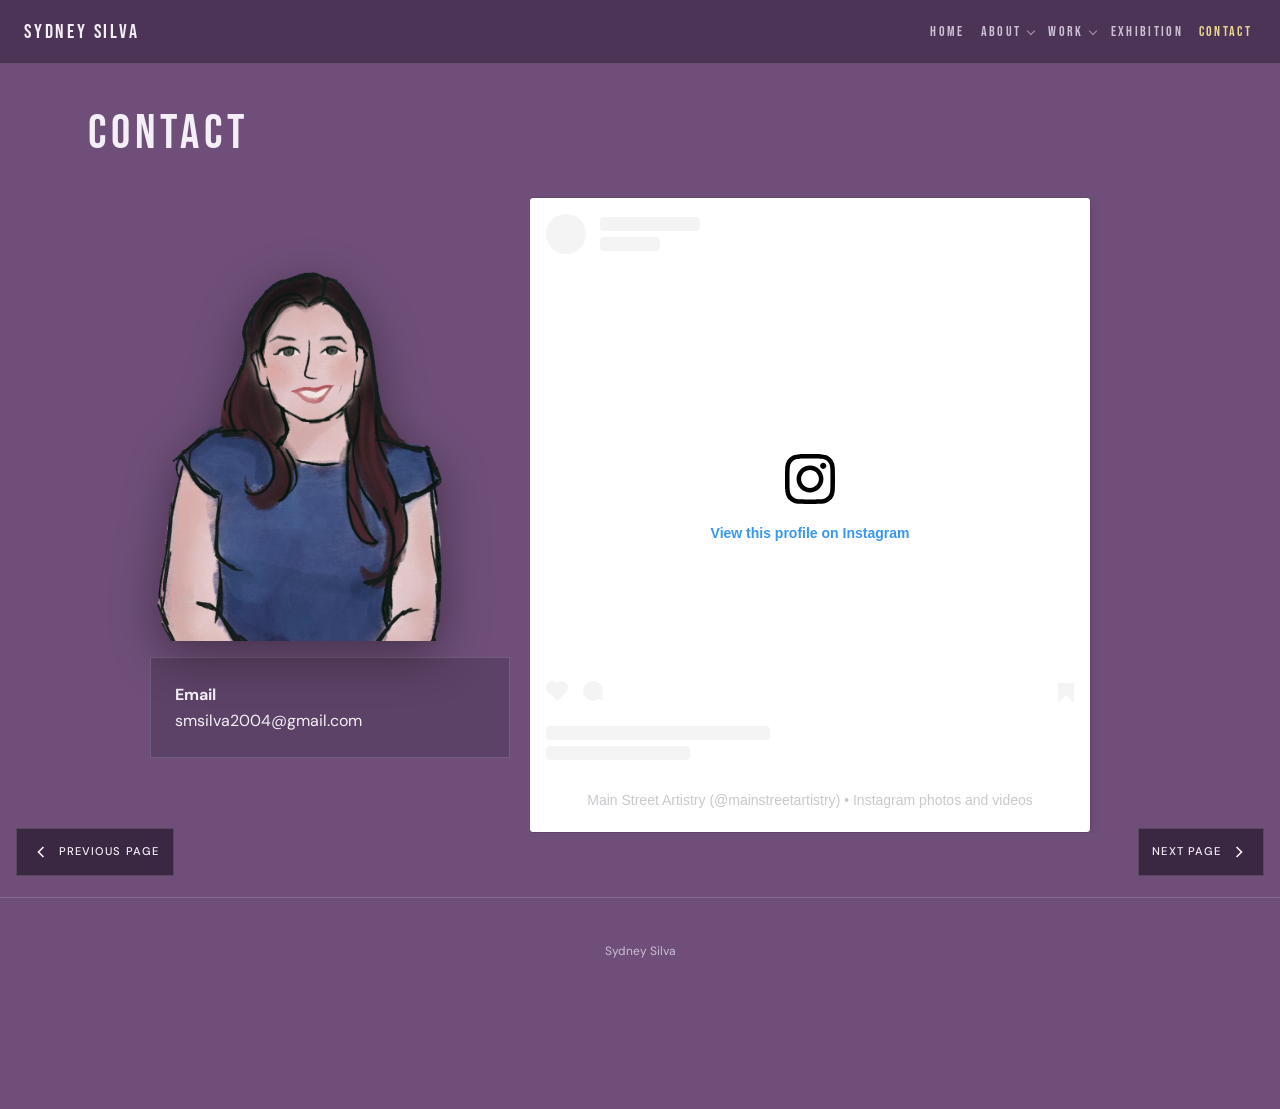
<file: contact.html>
<!DOCTYPE html>
<html lang="en">
  <head>
    <meta charset="UTF-8" />
    <meta name="viewport" content="width=device-width, initial-scale=1.0, viewport-fit=cover" />
    <title>Contact — Sydney's Portfolio</title>
    <link rel="preconnect" href="https://fonts.googleapis.com" />
    <link rel="preconnect" href="https://fonts.gstatic.com" crossorigin />
    <link
      href="https://fonts.googleapis.com/css2?family=DM+Sans:ital,opsz,wght@0,9..40,400;0,9..40,500;1,9..40,400&display=swap"
      rel="stylesheet"
    />
    <link rel="stylesheet" href="css/styles.css?v=25" />
  </head>
  <body data-page="contact">
    <header class="site-header">
      <a class="site-logo" href="index.html">Sydney Silva</a>
      <div class="site-header__end">
        <a class="nav-home-link" href="index.html" data-nav="home">Home</a>
      <button
        type="button"
        class="nav-toggle"
        aria-label="Open menu"
        aria-expanded="false"
        aria-controls="site-nav"
      >
        <span class="nav-toggle__bars" aria-hidden="true">
          <span></span><span></span><span></span>
        </span>
      </button>
      <nav id="site-nav" class="site-nav" aria-label="Main">
                <div class="nav-dropdown">
          <a
            href="about.html"
            class="nav-dropdown__trigger"
            data-nav="about"
            aria-haspopup="true"
            aria-expanded="false"
            >About</a
          >
          <ul class="nav-dropdown__menu" role="list">
            <li><a href="about/bio.html">Bio</a></li>
            <li><a href="about/artist-statement.html">Artist statement</a></li>
          </ul>
        </div>
        <div class="nav-dropdown">
          <a
            href="index.html#work"
            class="nav-dropdown__trigger"
            data-nav="work"
            aria-haspopup="true"
            aria-expanded="false"
            >Work</a
          >
          <ul class="nav-dropdown__menu" role="list">
            <li><a href="index.html#work">Work grid</a></li>
            <li><a href="work/five-senses.html">Five Senses</a></li>
            <li><a href="work/monterey-postcard.html">Monterey Postcard</a></li>
            <li><a href="work/clarinet-infographic.html">Clarinet Infographic</a></li>
            <li><a href="work/campaign-poster.html">Silva for Secretary</a></li>
            <li><a href="work/chapaa.html">Chapaa</a></li>
            <li><a href="work/neighborhood-stroll.html">Neighborhood Stroll</a></li>
          </ul>
        </div>
        <a href="exhibition.html" class="site-nav__link" data-nav="exhibitions">Exhibition</a>
        <a href="contact.html" class="site-nav__link" data-nav="contact">Contact</a>
      </nav>
      </div>
    </header>

    <main class="page-main">
      <h1 class="page-title">Contact</h1>
      <div class="contact-layout">
        <div class="contact-primary">
          <div class="work-showcase">
            <img
              class="bio-portrait"
              src="images/contact-portrait.png"
              alt="Illustrated portrait of Sydney Silva"
              width="1024"
              height="1024"
              loading="lazy"
            />
          </div>
          <!-- Edit email in the block below. -->
          <div class="contact-block">
            <p id="email"><strong>Email</strong><br />smsilva2004@gmail.com</p>
          </div>
        </div>
        <div class="contact-social">
      <div class="contact-instagram">
        <blockquote class="instagram-media" data-instgrm-permalink="https://www.instagram.com/mainstreetartistry/?utm_source=ig_embed&amp;utm_campaign=loading" data-instgrm-version="14" style=" background:#FFF; border:0; border-radius:3px; box-shadow:0 0 1px 0 rgba(0,0,0,0.5),0 1px 10px 0 rgba(0,0,0,0.15); margin: 1px; max-width:658px; min-width:326px; padding:0; width:99.375%; width:-webkit-calc(100% - 2px); width:calc(100% - 2px);"><div style="padding:16px;"> <a href="https://www.instagram.com/mainstreetartistry/?utm_source=ig_embed&amp;utm_campaign=loading" style=" background:#FFFFFF; line-height:0; padding:0 0; text-align:center; text-decoration:none; width:100%;" target="_blank"> <div style=" display: flex; flex-direction: row; align-items: center;"> <div style="background-color: #F4F4F4; border-radius: 50%; flex-grow: 0; height: 40px; margin-right: 14px; width: 40px;"></div> <div style="display: flex; flex-direction: column; flex-grow: 1; justify-content: center;"> <div style=" background-color: #F4F4F4; border-radius: 4px; flex-grow: 0; height: 14px; margin-bottom: 6px; width: 100px;"></div> <div style=" background-color: #F4F4F4; border-radius: 4px; flex-grow: 0; height: 14px; width: 60px;"></div></div></div><div style="padding: 19% 0;"></div> <div style="display:block; height:50px; margin:0 auto 12px; width:50px;"><svg width="50px" height="50px" viewBox="0 0 60 60" version="1.1" xmlns="https://www.w3.org/2000/svg" xmlns:xlink="https://www.w3.org/1999/xlink"><g stroke="none" stroke-width="1" fill="none" fill-rule="evenodd"><g transform="translate(-511.000000, -20.000000)" fill="#000000"><g><path d="M556.869,30.41 C554.814,30.41 553.148,32.076 553.148,34.131 C553.148,36.186 554.814,37.852 556.869,37.852 C558.924,37.852 560.59,36.186 560.59,34.131 C560.59,32.076 558.924,30.41 556.869,30.41 M541,60.657 C535.114,60.657 530.342,55.887 530.342,50 C530.342,44.114 535.114,39.342 541,39.342 C546.887,39.342 551.658,44.114 551.658,50 C551.658,55.887 546.887,60.657 541,60.657 M541,33.886 C532.1,33.886 524.886,41.1 524.886,50 C524.886,58.899 532.1,66.113 541,66.113 C549.9,66.113 557.115,58.899 557.115,50 C557.115,41.1 549.9,33.886 541,33.886 M565.378,62.101 C565.244,65.022 564.756,66.606 564.346,67.663 C563.803,69.06 563.154,70.057 562.106,71.106 C561.058,72.155 560.06,72.803 558.662,73.347 C557.607,73.757 556.021,74.244 553.102,74.378 C549.944,74.521 548.997,74.552 541,74.552 C533.003,74.552 532.056,74.521 528.898,74.378 C525.979,74.244 524.393,73.757 523.338,73.347 C521.94,72.803 520.942,72.155 519.894,71.106 C518.846,70.057 518.197,69.06 517.654,67.663 C517.244,66.606 516.755,65.022 516.623,62.101 C516.479,58.943 516.448,57.996 516.448,50 C516.448,42.003 516.479,41.056 516.623,37.899 C516.755,34.978 517.244,33.391 517.654,32.338 C518.197,30.938 518.846,29.942 519.894,28.894 C520.942,27.846 521.94,27.196 523.338,26.654 C524.393,26.244 525.979,25.756 528.898,25.623 C532.057,25.479 533.004,25.448 541,25.448 C548.997,25.448 549.943,25.479 553.102,25.623 C556.021,25.756 557.607,26.244 558.662,26.654 C560.06,27.196 561.058,27.846 562.106,28.894 C563.154,29.942 563.803,30.938 564.346,32.338 C564.756,33.391 565.244,34.978 565.378,37.899 C565.522,41.056 565.552,42.003 565.552,50 C565.552,57.996 565.522,58.943 565.378,62.101 M570.82,37.631 C570.674,34.438 570.167,32.258 569.425,30.349 C568.659,28.377 567.633,26.702 565.965,25.035 C564.297,23.368 562.623,22.342 560.652,21.575 C558.743,20.834 556.562,20.326 553.369,20.18 C550.169,20.033 549.148,20 541,20 C532.853,20 531.831,20.033 528.631,20.18 C525.438,20.326 523.257,20.834 521.349,21.575 C519.376,22.342 517.703,23.368 516.035,25.035 C514.368,26.702 513.342,28.377 512.574,30.349 C511.834,32.258 511.326,34.438 511.181,37.631 C511.035,40.831 511,41.851 511,50 C511,58.147 511.035,59.17 511.181,62.369 C511.326,65.562 511.834,67.743 512.574,69.651 C513.342,71.625 514.368,73.296 516.035,74.965 C517.703,76.634 519.376,77.658 521.349,78.425 C523.257,79.167 525.438,79.673 528.631,79.82 C531.831,79.965 532.853,80.001 541,80.001 C549.148,80.001 550.169,79.965 553.369,79.82 C556.562,79.673 558.743,79.167 560.652,78.425 C562.623,77.658 564.297,76.634 565.965,74.965 C567.633,73.296 568.659,71.625 569.425,69.651 C570.167,67.743 570.674,65.562 570.82,62.369 C570.966,59.17 571,58.147 571,50 C571,41.851 570.966,40.831 570.82,37.631"></path></g></g></g></svg></div><div style="padding-top: 8px;"> <div style=" color:#3897f0; font-family:Arial,sans-serif; font-size:14px; font-style:normal; font-weight:550; line-height:18px;">View this profile on Instagram</div></div><div style="padding: 12.5% 0;"></div> <div style="display: flex; flex-direction: row; margin-bottom: 14px; align-items: center;"><div> <div style="background-color: #F4F4F4; border-radius: 50%; height: 12.5px; width: 12.5px; transform: translateX(0px) translateY(7px);"></div> <div style="background-color: #F4F4F4; height: 12.5px; transform: rotate(-45deg) translateX(3px) translateY(1px); width: 12.5px; flex-grow: 0; margin-right: 14px; margin-left: 2px;"></div> <div style="background-color: #F4F4F4; border-radius: 50%; height: 12.5px; width: 12.5px; transform: translateX(9px) translateY(-18px);"></div></div><div style="margin-left: 8px;"> <div style=" background-color: #F4F4F4; border-radius: 50%; flex-grow: 0; height: 20px; width: 20px;"></div> <div style=" width: 0; height: 0; border-top: 2px solid transparent; border-left: 6px solid #f4f4f4; border-bottom: 2px solid transparent; transform: translateX(16px) translateY(-4px) rotate(30deg)"></div></div><div style="margin-left: auto;"> <div style=" width: 0px; border-top: 8px solid #F4F4F4; border-right: 8px solid transparent; transform: translateY(16px);"></div> <div style=" background-color: #F4F4F4; flex-grow: 0; height: 12px; width: 16px; transform: translateY(-4px);"></div> <div style=" width: 0; height: 0; border-top: 8px solid #F4F4F4; border-left: 8px solid transparent; transform: translateY(-4px) translateX(8px);"></div></div></div> <div style="display: flex; flex-direction: column; flex-grow: 1; justify-content: center; margin-bottom: 24px;"> <div style=" background-color: #F4F4F4; border-radius: 4px; flex-grow: 0; height: 14px; margin-bottom: 6px; width: 224px;"></div> <div style=" background-color: #F4F4F4; border-radius: 4px; flex-grow: 0; height: 14px; width: 144px;"></div></div></a><p style=" color:#c9c8cd; font-family:Arial,sans-serif; font-size:14px; line-height:17px; margin-bottom:0; margin-top:8px; overflow:hidden; padding:8px 0 7px; text-align:center; text-overflow:ellipsis; white-space:nowrap;"><a href="https://www.instagram.com/mainstreetartistry/?utm_source=ig_embed&amp;utm_campaign=loading" style=" color:#c9c8cd; font-family:Arial,sans-serif; font-size:14px; font-style:normal; font-weight:normal; line-height:17px;" target="_blank">Main Street Artistry</a> (@<a href="https://www.instagram.com/mainstreetartistry/?utm_source=ig_embed&amp;utm_campaign=loading" style=" color:#c9c8cd; font-family:Arial,sans-serif; font-size:14px; font-style:normal; font-weight:normal; line-height:17px;" target="_blank">mainstreetartistry</a>) • Instagram photos and videos</p></div></blockquote>
        <script async src="https://www.instagram.com/embed.js"></script>
      </div>
        </div>
      </div>
    </main>

    <footer class="site-footer">
      <p>Sydney Silva</p>
    </footer>

    <nav class="page-arrows" aria-label="Previous and next page">
      <a href="exhibition.html" title="Previous: Exhibition">
        <svg viewBox="0 0 24 24" fill="none" stroke="currentColor" stroke-width="2" aria-hidden="true">
          <path d="M15 18l-6-6 6-6" />
        </svg>
        <span class="arrow-label">Previous Page</span>
      </a>
      <a href="index.html" title="Next: Home">
        <span class="arrow-label">Next Page</span>
        <svg viewBox="0 0 24 24" fill="none" stroke="currentColor" stroke-width="2" aria-hidden="true">
          <path d="M9 18l6-6-6-6" />
        </svg>
      </a>
    </nav>

    <script src="js/site.js?v=23"></script>
  </body>
</html>
</file>
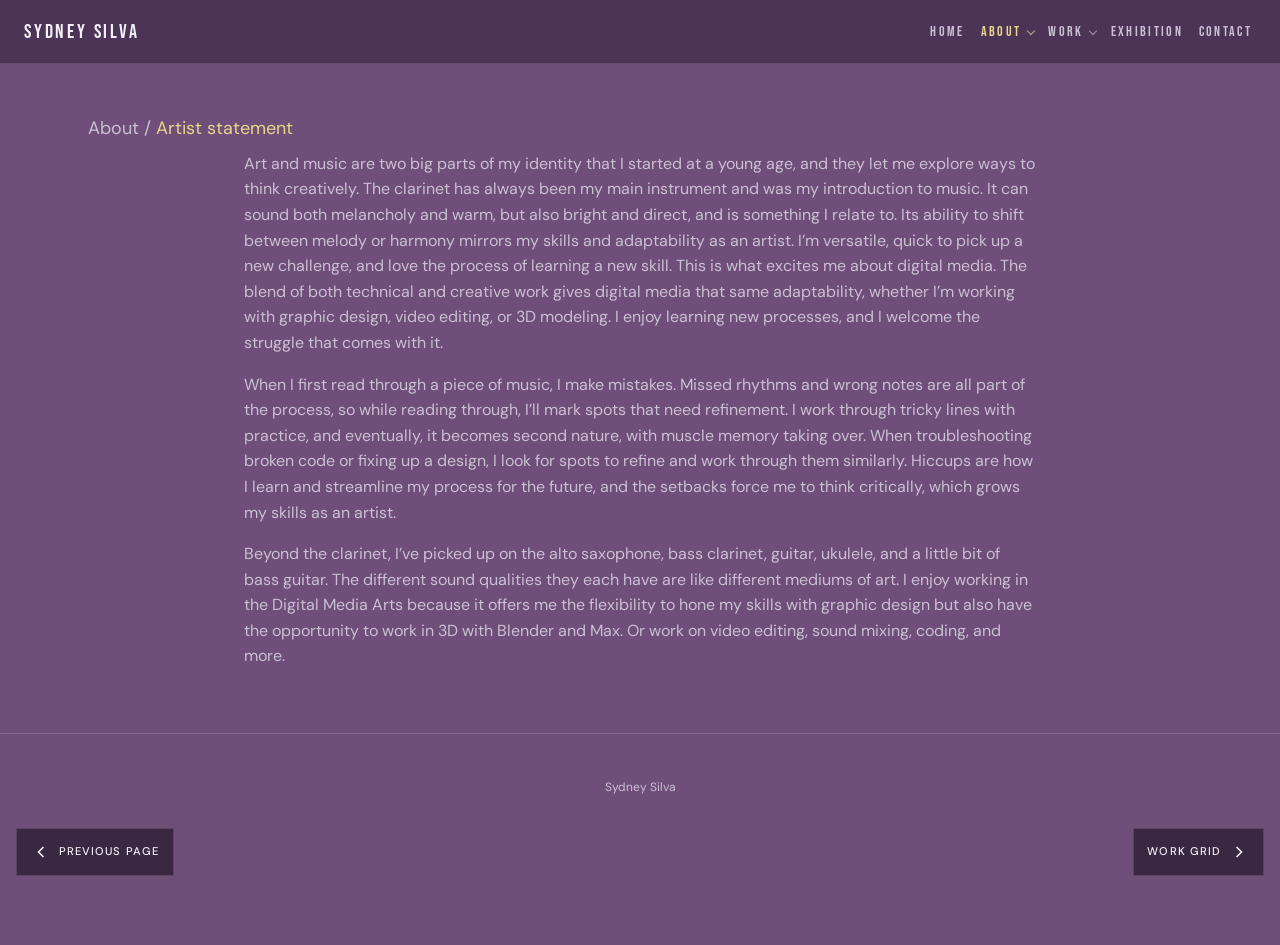
<file: about/artist-statement.html>
<!DOCTYPE html>
<html lang="en">
  <head>
    <meta charset="UTF-8" />
    <meta name="viewport" content="width=device-width, initial-scale=1.0, viewport-fit=cover" />
    <title>Artist statement — About</title>
    <link rel="preconnect" href="https://fonts.googleapis.com" />
    <link rel="preconnect" href="https://fonts.gstatic.com" crossorigin />
    <link
      href="https://fonts.googleapis.com/css2?family=DM+Sans:ital,opsz,wght@0,9..40,400;0,9..40,500;1,9..40,400&display=swap"
      rel="stylesheet"
    />
    <link rel="stylesheet" href="../css/styles.css?v=23" />
  </head>
  <body data-page="about">
    <header class="site-header">
      <a class="site-logo" href="../index.html">Sydney Silva</a>
      <div class="site-header__end">
        <a class="nav-home-link" href="../index.html" data-nav="home">Home</a>
      <button
        type="button"
        class="nav-toggle"
        aria-label="Open menu"
        aria-expanded="false"
        aria-controls="site-nav"
      >
        <span class="nav-toggle__bars" aria-hidden="true">
          <span></span><span></span><span></span>
        </span>
      </button>
      <nav id="site-nav" class="site-nav" aria-label="Main">
                <div class="nav-dropdown">
          <a
            href="../about.html"
            class="nav-dropdown__trigger"
            data-nav="about"
            aria-haspopup="true"
            aria-expanded="false"
            >About</a
          >
          <ul class="nav-dropdown__menu" role="list">
            <li><a href="bio.html">Bio</a></li>
            <li><a href="artist-statement.html">Artist statement</a></li>
          </ul>
        </div>
        <div class="nav-dropdown">
          <a
            href="../index.html#work"
            class="nav-dropdown__trigger"
            data-nav="work"
            aria-haspopup="true"
            aria-expanded="false"
            >Work</a
          >
          <ul class="nav-dropdown__menu" role="list">
            <li><a href="../index.html#work">Work grid</a></li>
            <li><a href="../work/five-senses.html">Five Senses</a></li>
            <li><a href="../work/monterey-postcard.html">Monterey Postcard</a></li>
            <li><a href="../work/clarinet-infographic.html">Clarinet Infographic</a></li>
            <li><a href="../work/campaign-poster.html">Silva for Secretary</a></li>
            <li><a href="../work/chapaa.html">Chapaa</a></li>
            <li><a href="../work/neighborhood-stroll.html">Neighborhood Stroll</a></li>
          </ul>
        </div>
        <a href="../exhibition.html" class="site-nav__link" data-nav="exhibitions">Exhibition</a>
        <a href="../contact.html" class="site-nav__link" data-nav="contact">Contact</a>
      </nav>
      </div>
    </header>

    <main class="page-main page-main--artist-statement">
      <p class="lead" style="margin-bottom: 0.5rem">
        <a href="../about.html" style="color: var(--text-muted)">About</a>
        <span style="color: var(--text-muted)"> / </span>
        <span style="color: var(--accent)">Artist statement</span>
      </p>
      <div class="prose">
        <p>
          Art and music are two big parts of my identity that I started at a young age, and they let me explore ways to think creatively. The clarinet has always been my main instrument and was my introduction to music. It can sound both melancholy and warm, but also bright and direct, and is something I relate to. Its ability to shift between melody or harmony mirrors my skills and adaptability as an artist. I’m versatile, quick to pick up a new challenge, and love the process of learning a new skill. This is what excites me about digital media. The blend of both technical and creative work gives digital media that same adaptability, whether I’m working with graphic design, video editing, or 3D modeling. I enjoy learning new processes, and I welcome the struggle that comes with it.​​​​​​​          
        </p>
        <p>
          When I first read through a piece of music, I make mistakes. Missed rhythms and wrong notes are all part of the process, so while reading through, I’ll mark spots that need refinement. I work through tricky lines with practice, and eventually, it becomes second nature, with muscle memory taking over. When troubleshooting broken code or fixing up a design, I look for spots to refine and work through them similarly. Hiccups are how I learn and streamline my process for the future, and the setbacks force me to think critically, which grows my skills as an artist.
         </p>
         <p>  Beyond the clarinet, I’ve picked up on the alto saxophone, bass clarinet, guitar, ukulele, and a little bit of bass guitar. The different sound qualities they each have are like different mediums of art. I enjoy working in the Digital Media Arts because it offers me the flexibility to hone my skills with graphic design but also have the opportunity to work in 3D with Blender and Max. Or work on video editing, sound mixing, coding, and more.
        </p>
      </div>
    </main>

    <footer class="site-footer">
      <p>Sydney Silva</p>
    </footer>

    <nav class="page-arrows" aria-label="Previous and next page">
      <a href="bio.html" title="Previous: Bio">
        <svg viewBox="0 0 24 24" fill="none" stroke="currentColor" stroke-width="2" aria-hidden="true">
          <path d="M15 18l-6-6 6-6" />
        </svg>
        <span class="arrow-label">Previous Page</span>
      </a>
      <a href="../index.html#work" title="Next: Work grid">
        <span class="arrow-label">Work grid</span>
        <svg viewBox="0 0 24 24" fill="none" stroke="currentColor" stroke-width="2" aria-hidden="true">
          <path d="M9 18l6-6-6-6" />
        </svg>
      </a>
    </nav>

    <script src="../js/site.js?v=23"></script>
  </body>
</html>
</file>
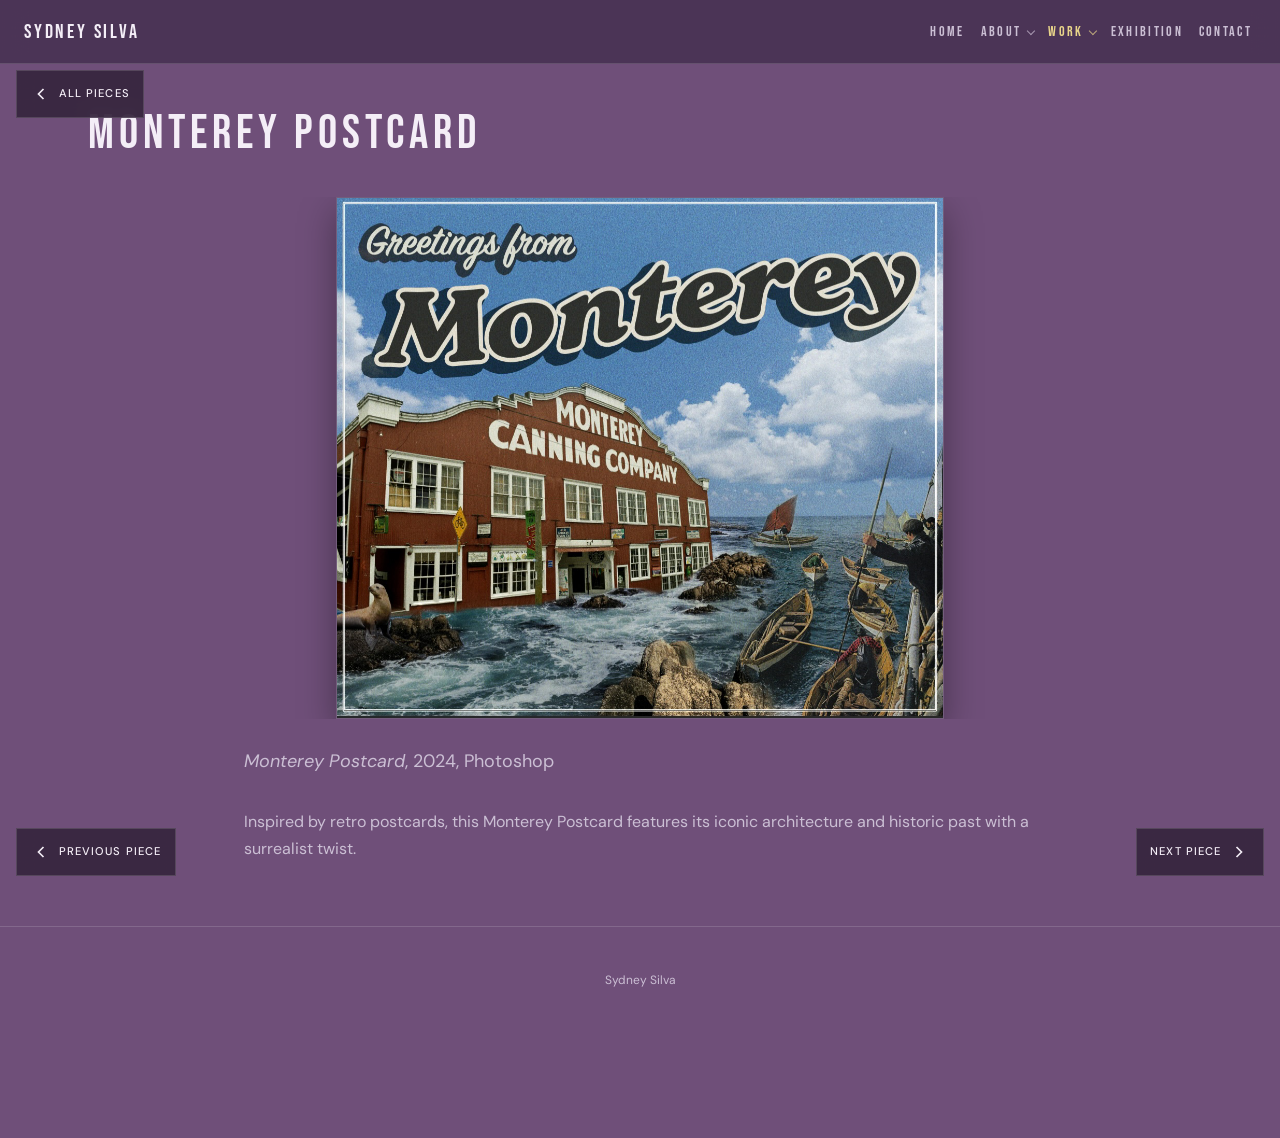
<file: work/monterey-postcard.html>
<!DOCTYPE html>
<html lang="en">
  <head>
    <meta charset="UTF-8" />
    <meta name="viewport" content="width=device-width, initial-scale=1.0, viewport-fit=cover" />
    <title>Monterey Postcard — Work</title>
    <link rel="preconnect" href="https://fonts.googleapis.com" />
    <link rel="preconnect" href="https://fonts.gstatic.com" crossorigin />
    <link
      href="https://fonts.googleapis.com/css2?family=DM+Sans:ital,opsz,wght@0,9..40,400;0,9..40,500;1,9..40,400&display=swap"
      rel="stylesheet"
    />
    <link rel="stylesheet" href="../css/styles.css?v=23" />
  </head>
  <body data-page="work">
    <header class="site-header">
      <a class="site-logo" href="../index.html">Sydney Silva</a>
      <div class="site-header__end">
        <a class="nav-home-link" href="../index.html" data-nav="home">Home</a>
      <button
        type="button"
        class="nav-toggle"
        aria-label="Open menu"
        aria-expanded="false"
        aria-controls="site-nav"
      >
        <span class="nav-toggle__bars" aria-hidden="true">
          <span></span><span></span><span></span>
        </span>
      </button>
      <nav id="site-nav" class="site-nav" aria-label="Main">
                <div class="nav-dropdown">
          <a
            href="../about.html"
            class="nav-dropdown__trigger"
            data-nav="about"
            aria-haspopup="true"
            aria-expanded="false"
            >About</a
          >
          <ul class="nav-dropdown__menu" role="list">
            <li><a href="../about/bio.html">Bio</a></li>
            <li><a href="../about/artist-statement.html">Artist statement</a></li>
          </ul>
        </div>
        <div class="nav-dropdown">
          <a
            href="../index.html#work"
            class="nav-dropdown__trigger"
            data-nav="work"
            aria-haspopup="true"
            aria-expanded="false"
            >Work</a
          >
          <ul class="nav-dropdown__menu" role="list">
            <li><a href="../index.html#work">Work grid</a></li>
            <li><a href="five-senses.html">Five Senses</a></li>
            <li><a href="monterey-postcard.html">Monterey Postcard</a></li>
            <li><a href="clarinet-infographic.html">Clarinet Infographic</a></li>
            <li><a href="campaign-poster.html">Silva for Secretary</a></li>
            <li><a href="chapaa.html">Chapaa</a></li>
            <li><a href="neighborhood-stroll.html">Neighborhood Stroll</a></li>
          </ul>
        </div>
        <a href="../exhibition.html" class="site-nav__link" data-nav="exhibitions">Exhibition</a>
        <a href="../contact.html" class="site-nav__link" data-nav="contact">Contact</a>
      </nav>
      </div>
    </header>

    <a href="../index.html#work" class="piece-back-to-grid" title="All pieces on home">
      <svg viewBox="0 0 24 24" fill="none" stroke="currentColor" stroke-width="2" aria-hidden="true">
        <path d="M15 18l-6-6 6-6" />
      </svg>
      <span class="arrow-label">All pieces</span>
    </a>

    <main class="page-main piece-page">
      <h1 class="page-title">Monterey Postcard</h1>
      <div class="piece-media">
        <a
          class="piece-hover"
          href="../images/monterey.jpg"
          aria-label="Monterey Postcard — view larger"
        >
          <img
            src="../images/monterey.jpg"
            alt="Monterey Postcard — coastal photograph."
            width="1170"
            height="1003"
            loading="lazy"
          />
          <span class="piece-hover__overlay" aria-hidden="true">
            <span class="piece-hover__title">Monterey Postcard</span>
          </span>
        </a>
      </div>
            <p class="lead"><em>Monterey Postcard</em>, 2024, Photoshop</p>
      <div class="piece-description">
        <p>Inspired by retro postcards, this Monterey Postcard features its iconic architecture and historic past with a surrealist twist. </p>
        </div>
    </main>

    <footer class="site-footer">
      <p>Sydney Silva</p>
    </footer>

    <nav class="page-arrows" aria-label="Pieces and work grid">
      <a href="five-senses.html" title="Previous: Five Senses">
        <svg viewBox="0 0 24 24" fill="none" stroke="currentColor" stroke-width="2" aria-hidden="true">
          <path d="M15 18l-6-6 6-6" />
        </svg>
        <span class="arrow-label">Previous piece</span>
      </a>
      <a href="clarinet-infographic.html" title="Next: Clarinet Infographic">
        <span class="arrow-label">Next piece</span>
        <svg viewBox="0 0 24 24" fill="none" stroke="currentColor" stroke-width="2" aria-hidden="true">
          <path d="M9 18l6-6-6-6" />
        </svg>
      </a>
    </nav>

    <script src="../js/site.js?v=23"></script>
  </body>
</html>
</file>
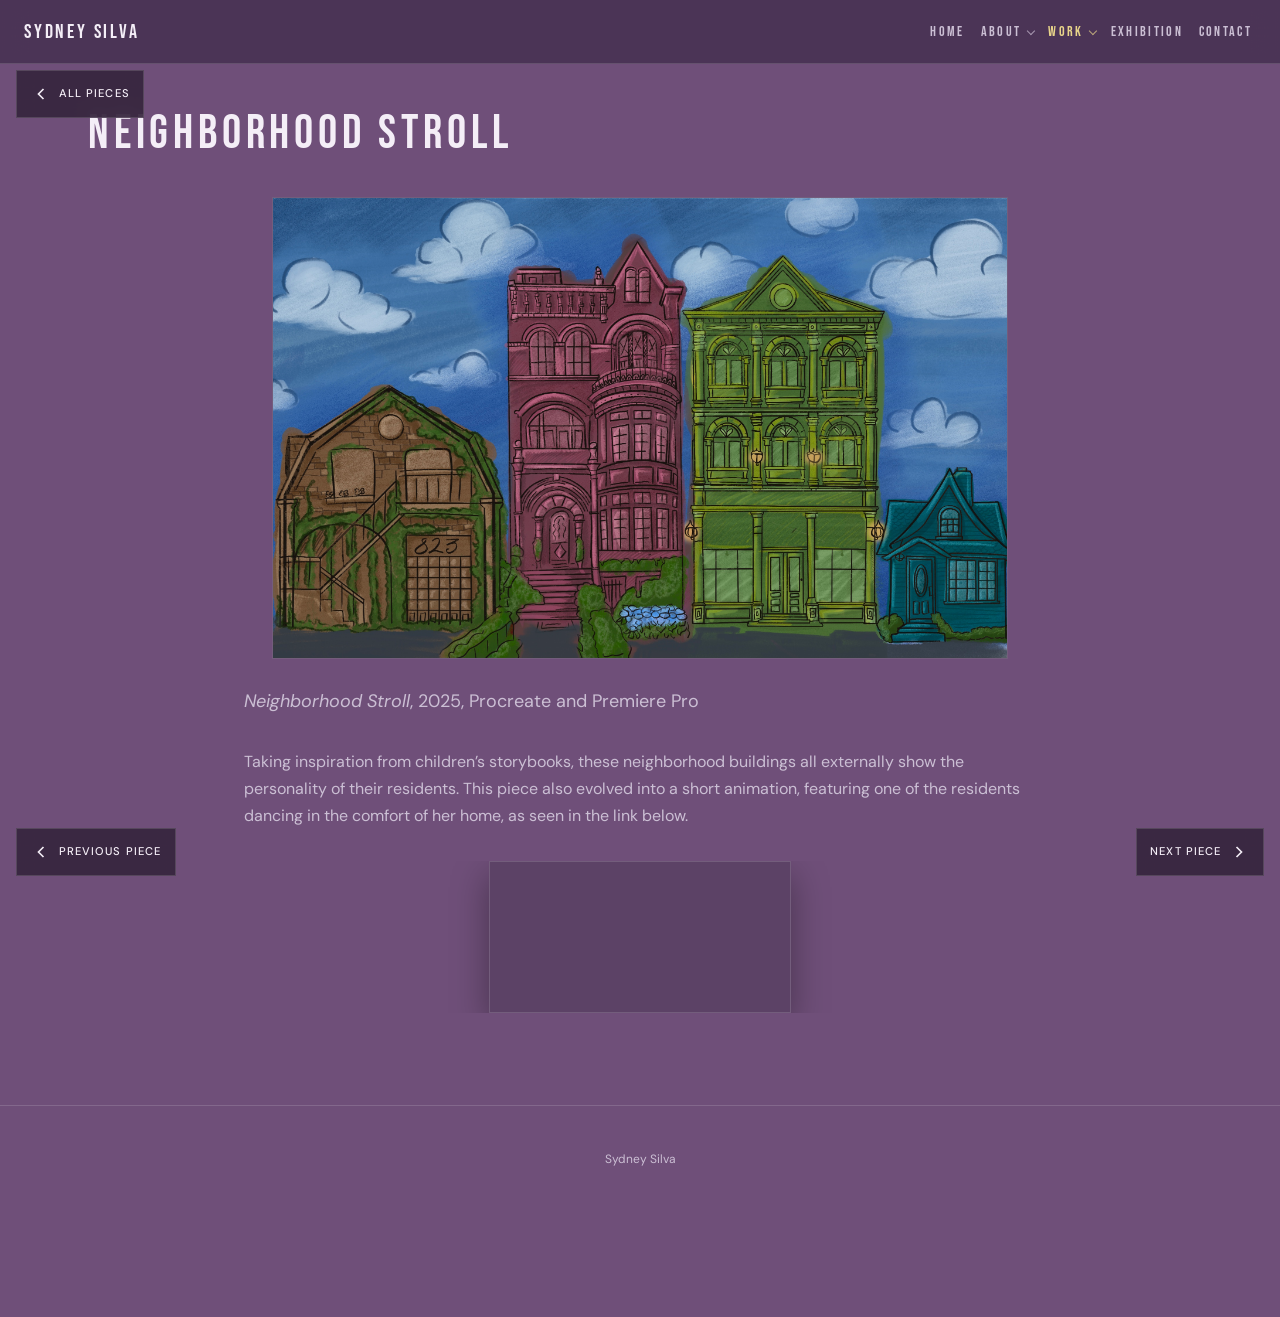
<file: work/neighborhood-stroll.html>
<!DOCTYPE html>
<html lang="en">
  <head>
    <meta charset="UTF-8" />
    <meta name="viewport" content="width=device-width, initial-scale=1.0, viewport-fit=cover" />
    <title>Neighborhood Stroll — Work</title>
    <link rel="preconnect" href="https://fonts.googleapis.com" />
    <link rel="preconnect" href="https://fonts.gstatic.com" crossorigin />
    <link
      href="https://fonts.googleapis.com/css2?family=DM+Sans:ital,opsz,wght@0,9..40,400;0,9..40,500;1,9..40,400&display=swap"
      rel="stylesheet"
    />
    <link rel="stylesheet" href="../css/styles.css?v=23" />
  </head>
  <body data-page="work">
    <header class="site-header">
      <a class="site-logo" href="../index.html">Sydney Silva</a>
      <div class="site-header__end">
        <a class="nav-home-link" href="../index.html" data-nav="home">Home</a>
      <button
        type="button"
        class="nav-toggle"
        aria-label="Open menu"
        aria-expanded="false"
        aria-controls="site-nav"
      >
        <span class="nav-toggle__bars" aria-hidden="true">
          <span></span><span></span><span></span>
        </span>
      </button>
      <nav id="site-nav" class="site-nav" aria-label="Main">
                <div class="nav-dropdown">
          <a
            href="../about.html"
            class="nav-dropdown__trigger"
            data-nav="about"
            aria-haspopup="true"
            aria-expanded="false"
            >About</a
          >
          <ul class="nav-dropdown__menu" role="list">
            <li><a href="../about/bio.html">Bio</a></li>
            <li><a href="../about/artist-statement.html">Artist statement</a></li>
          </ul>
        </div>
        <div class="nav-dropdown">
          <a
            href="../index.html#work"
            class="nav-dropdown__trigger"
            data-nav="work"
            aria-haspopup="true"
            aria-expanded="false"
            >Work</a
          >
          <ul class="nav-dropdown__menu" role="list">
            <li><a href="../index.html#work">Work grid</a></li>
            <li><a href="five-senses.html">Five Senses</a></li>
            <li><a href="monterey-postcard.html">Monterey Postcard</a></li>
            <li><a href="clarinet-infographic.html">Clarinet Infographic</a></li>
            <li><a href="campaign-poster.html">Silva for Secretary</a></li>
            <li><a href="chapaa.html">Chapaa</a></li>
            <li><a href="neighborhood-stroll.html">Neighborhood Stroll</a></li>
          </ul>
        </div>
        <a href="../exhibition.html" class="site-nav__link" data-nav="exhibitions">Exhibition</a>
        <a href="../contact.html" class="site-nav__link" data-nav="contact">Contact</a>
      </nav>
      </div>
    </header>

    <a href="../index.html#work" class="piece-back-to-grid" title="All pieces on home">
      <svg viewBox="0 0 24 24" fill="none" stroke="currentColor" stroke-width="2" aria-hidden="true">
        <path d="M15 18l-6-6 6-6" />
      </svg>
      <span class="arrow-label">All pieces</span>
    </a>

    <main class="page-main piece-page">
      <h1 class="page-title">Neighborhood Stroll</h1>
      <div class="piece-media">
        <a
          class="piece-hover"
          href="../images/stroll.jpg"
          aria-label="Neighborhood Stroll — view larger"
        >
          <img
            src="../images/stroll.jpg"
            alt="Neighborhood Stroll — still from the piece."
            width="2000"
            height="1333"
            loading="lazy"
          />
          <span class="piece-hover__overlay" aria-hidden="true">
            <span class="piece-hover__title">Neighborhood Stroll</span>
          </span>
        </a>
      </div>
            <p class="lead"><em>Neighborhood Stroll</em>, 2025, Procreate and Premiere Pro</p>
      <div class="piece-description">
        <p>Taking inspiration from children’s storybooks, these neighborhood buildings all externally show the personality of their residents. This piece also evolved into a short animation, featuring one of the residents dancing in the comfort of her home, as seen in the link below. </p>
       
      </div>
      <div class="piece-media piece-media--after-summary">
        <div class="piece-hover piece-hover--embed">
          <iframe
            src="https://player.vimeo.com/video/1136607017"
            title="Neighborhood Stroll on Vimeo"
            allow="autoplay; fullscreen; picture-in-picture; clipboard-write; encrypted-media"
            referrerpolicy="strict-origin-when-cross-origin"
            loading="lazy"
            allowfullscreen
          ></iframe>
          <span class="piece-hover__overlay" aria-hidden="true">
            <span class="piece-hover__title">Watch on Vimeo</span>
          </span>
        </div>
      </div>
    </main>

    <footer class="site-footer">
      <p>Sydney Silva</p>
    </footer>

    <nav class="page-arrows" aria-label="Pieces and work grid">
      <a href="chapaa.html" title="Previous: Chapaa">
        <svg viewBox="0 0 24 24" fill="none" stroke="currentColor" stroke-width="2" aria-hidden="true">
          <path d="M15 18l-6-6 6-6" />
        </svg>
        <span class="arrow-label">Previous piece</span>
      </a>
      <a href="campaign-poster.html" title="Next: Silva for Secretary">
        <span class="arrow-label">Next piece</span>
        <svg viewBox="0 0 24 24" fill="none" stroke="currentColor" stroke-width="2" aria-hidden="true">
          <path d="M9 18l6-6-6-6" />
        </svg>
      </a>
    </nav>

    <script src="../js/site.js?v=23"></script>
  </body>
</html>
</file>
<file: css/styles.css>
/* Artist portfolio — global styles */

@import url("https://fonts.googleapis.com/css2?family=Bebas+Neue&display=swap");

@font-face {
  font-family: "Acier BAT Text Solid";
  font-style: normal;
  font-weight: 400;
  font-display: swap;
  src:
    url("https://db.onlinewebfonts.com/t/6e3bdf768c0dc5b08f0198a7243fbe21.woff2")
      format("woff2"),
    url("https://db.onlinewebfonts.com/t/6e3bdf768c0dc5b08f0198a7243fbe21.woff")
      format("woff");
}

:root {
  --bg: #6f4f79;
  --bg-elevated: #5c4266;
  --bg-header: rgba(74, 52, 84, 0.94);
  --bg-dropdown: rgba(61, 42, 69, 0.98);
  --bg-nav-overlay: rgba(52, 36, 59, 0.98);
  --bg-arrows: rgba(52, 36, 59, 0.88);
  --text: #f4eef7;
  --text-muted: #cbbfd4;
  --accent: #e8d48a;
  --accent-soft: rgba(232, 212, 138, 0.14);
  --border: rgba(255, 255, 255, 0.14);
  --nav-h: 4rem;
  --nav-h-touch: calc(3.75rem + env(safe-area-inset-top, 0px));
  --header-offset: var(--nav-h-touch);
  --arrow-size: 3rem;
  --font-header: "Acier BAT Text Solid", "Bebas Neue", "Arial Narrow", sans-serif;
  --font-display: var(--font-header);
  --font-body: "DM Sans", system-ui, sans-serif;
  --focus-ring: 2px solid var(--accent);
}

*,
*::before,
*::after {
  box-sizing: border-box;
}

html {
  scroll-behavior: smooth;
}

body {
  margin: 0;
  min-height: 100vh;
  min-height: 100dvh;
  background: var(--bg);
  color: var(--text);
  font-family: var(--font-body);
  font-size: 1rem;
  line-height: 1.6;
  padding-top: var(--nav-h);
  padding-bottom: calc(var(--arrow-size) + 3.5rem);
  padding-left: env(safe-area-inset-left, 0);
  padding-right: env(safe-area-inset-right, 0);
}

body.nav-open {
  overflow: hidden;
  /* Do not use touch-action: none — it prevents scrolling inside the fixed nav on iOS */
}

a {
  color: var(--accent);
  text-decoration: none;
}

a:hover {
  text-decoration: underline;
  text-underline-offset: 0.2em;
}

a:focus-visible,
button:focus-visible {
  outline: var(--focus-ring);
  outline-offset: 3px;
}

@media (prefers-reduced-motion: reduce) {
  *,
  *::before,
  *::after {
    animation-duration: 0.01ms !important;
    animation-iteration-count: 1 !important;
    transition-duration: 0.01ms !important;
  }
}

/* ----- Top navigation ----- */

.site-header {
  position: fixed;
  top: 0;
  left: 0;
  right: 0;
  z-index: 1000;
  min-height: var(--nav-h);
  display: flex;
  align-items: center;
  justify-content: space-between;
  gap: 0.75rem;
  padding: 0 1.5rem;
  background: var(--bg-header);
  backdrop-filter: blur(12px);
  border-bottom: 1px solid var(--border);
}

.site-header__end {
  display: flex;
  align-items: center;
  justify-content: flex-end;
  /* Match spacing between items in .site-nav */
  gap: 0.15rem 0.5rem;
  flex: 1;
  min-width: 0;
}

.site-logo {
  font-family: var(--font-header);
  font-size: 1.25rem;
  font-weight: 400;
  letter-spacing: 0.14em;
  text-transform: uppercase;
  color: var(--text);
  text-decoration: none;
}

.site-logo:hover {
  color: var(--accent);
  text-decoration: none;
}

/* Hamburger — hidden on wide screens */
.nav-toggle {
  display: none;
  position: relative;
  z-index: 1;
  align-items: center;
  justify-content: center;
  width: 2.75rem;
  min-width: 2.75rem;
  height: 2.75rem;
  min-height: 2.75rem;
  padding: 0;
  margin: 0;
  border: 1px solid var(--border);
  border-radius: 2px;
  background: var(--bg-elevated);
  color: var(--text);
  cursor: pointer;
  -webkit-tap-highlight-color: transparent;
  touch-action: manipulation;
}

.nav-toggle:hover {
  border-color: rgba(201, 169, 98, 0.45);
  color: var(--accent);
}

.nav-toggle__bars {
  display: flex;
  flex-direction: column;
  justify-content: center;
  gap: 6px;
  width: 1.25rem;
  pointer-events: none;
}

.nav-toggle__bars span {
  display: block;
  height: 2px;
  width: 100%;
  background: currentColor;
  border-radius: 1px;
  transition: transform 0.2s ease, opacity 0.2s ease;
}

body.nav-open .nav-toggle__bars span:nth-child(1) {
  transform: translateY(8px) rotate(45deg);
}

body.nav-open .nav-toggle__bars span:nth-child(2) {
  opacity: 0;
}

body.nav-open .nav-toggle__bars span:nth-child(3) {
  transform: translateY(-8px) rotate(-45deg);
}

.site-nav {
  display: flex;
  flex-wrap: wrap;
  gap: 0.15rem 0.5rem;
  align-items: stretch;
  justify-content: flex-end;
  row-gap: 0.35rem;
}

.site-nav > a,
.site-nav .nav-dropdown__trigger,
.site-nav__link,
.nav-home-link {
  font-family: var(--font-header);
  font-size: 0.9rem;
  text-transform: uppercase;
  letter-spacing: 0.16em;
  color: var(--text-muted);
  text-decoration: none;
  display: inline-flex;
  align-items: center;
  align-self: center;
  padding: 0.35rem 0.25rem;
  border: none;
  background: none;
  cursor: pointer;
  white-space: nowrap;
  -webkit-tap-highlight-color: transparent;
}

.site-nav > a:hover,
.site-nav .nav-dropdown__trigger:hover,
.site-nav__link:hover,
.nav-home-link:hover,
.site-nav > a.is-active,
.site-nav .nav-dropdown__trigger.is-active {
  color: var(--text);
}

.site-nav > a.is-active,
.site-nav .nav-dropdown__trigger.is-active,
.site-nav__link.is-active,
.nav-home-link.is-active {
  color: var(--accent);
}

/* Dropdown collections */
.nav-dropdown {
  position: relative;
}

.nav-dropdown__trigger::after {
  content: "";
  display: inline-block;
  width: 0.35rem;
  height: 0.35rem;
  margin-left: 0.35rem;
  border-right: 1px solid currentColor;
  border-bottom: 1px solid currentColor;
  transform: rotate(45deg) translateY(-0.1rem);
  opacity: 0.7;
}

.nav-dropdown__menu {
  list-style: none;
  margin: 0;
  padding: 0.35rem 0;
  position: absolute;
  top: calc(100% + 0.2rem);
  left: 50%;
  transform: translateX(-50%) translateY(0.25rem);
  min-width: 11.5rem;
  max-width: 90vw;
  background: var(--bg-dropdown);
  border: 1px solid var(--border);
  box-shadow: 0 12px 32px rgba(0, 0, 0, 0.45);
  opacity: 0;
  visibility: hidden;
  pointer-events: none;
  transition: opacity 0.2s ease, visibility 0.2s ease, transform 0.2s ease;
  z-index: 1100;
}

.nav-dropdown:last-child .nav-dropdown__menu {
  left: auto;
  right: 0;
  transform: translateX(0) translateY(0.25rem);
}

.nav-dropdown__menu a {
  display: block;
  padding: 0.55rem 1rem;
  font-family: var(--font-body);
  font-size: 0.72rem;
  text-transform: none;
  letter-spacing: 0.04em;
  color: var(--text-muted);
  text-decoration: none;
  border-bottom: 1px solid transparent;
}

.nav-dropdown__menu li:last-child a {
  border-bottom: none;
}

.nav-dropdown__menu a:hover,
.nav-dropdown__menu a:focus-visible {
  color: var(--accent);
  background: var(--accent-soft);
  outline: none;
}

.nav-dropdown.is-open .nav-dropdown__menu {
  opacity: 1;
  visibility: visible;
  pointer-events: auto;
  transform: translateX(-50%) translateY(0);
}

.nav-dropdown:last-child.is-open .nav-dropdown__menu {
  transform: translateX(0) translateY(0);
}

.nav-dropdown.is-open .nav-dropdown__trigger::after {
  transform: rotate(225deg) translateY(-0.1rem);
}

@media (max-width: 640px) {
  .site-nav .nav-dropdown__menu {
    left: auto;
    right: 0;
    transform: translateX(0) translateY(0.25rem);
  }

  .nav-dropdown.is-open .nav-dropdown__menu {
    transform: translateX(0) translateY(0);
  }
}

/* Anchor targets below fixed header */
#email {
  scroll-margin-top: calc(var(--nav-h) + 1rem);
}

.prose {
  max-width: 40rem;
  color: var(--text-muted);
}

.prose p {
  margin: 0 0 1rem;
}

.prose p:last-child {
  margin-bottom: 0;
}

/* ----- Page shell ----- */

.page-main {
  max-width: 72rem;
  margin: 0 auto;
  padding: 2rem 1.5rem 4rem;
}

.page-title {
  font-family: var(--font-display);
  font-size: clamp(2rem, 5vw, 3rem);
  font-weight: 400;
  letter-spacing: 0.1em;
  text-transform: uppercase;
  margin: 0 0 1.5rem;
  color: var(--text);
}

.lead {
  font-size: 1.125rem;
  color: var(--text-muted);
  max-width: 40rem;
  margin-bottom: 2rem;
}

/* ----- Home hero ----- */

.hero {
  position: relative;
  min-height: calc(100vh - var(--nav-h));
  display: flex;
  align-items: flex-end;
  margin: -2rem -1.5rem 0;
  padding: 0 1.5rem 4rem;
  background-size: cover;
  background-position: center;
  background-color: var(--bg-elevated);
}

.hero::after {
  content: "";
  position: absolute;
  inset: 0;
  background: linear-gradient(
    to top,
    rgba(52, 36, 59, 0.92) 0%,
    rgba(111, 79, 121, 0.42) 45%,
    transparent 70%
  );
  pointer-events: none;
}

.hero-inner {
  position: relative;
  z-index: 1;
  max-width: 72rem;
  margin: 0 auto;
  width: 100%;
}

.hero h1 {
  font-family: var(--font-display);
  font-size: clamp(2.75rem, 8vw, 5rem);
  font-weight: 400;
  letter-spacing: 0.08em;
  text-transform: uppercase;
  line-height: 1.05;
  margin: 0 0 0.75rem;
}

.hero p {
  font-size: 1.1rem;
  color: var(--text-muted);
  max-width: 28rem;
  margin: 0 0 1.5rem;
}

.scroll-hint {
  display: inline-flex;
  align-items: center;
  gap: 0.5rem;
  font-size: 0.75rem;
  text-transform: uppercase;
  letter-spacing: 0.2em;
  color: var(--accent);
  text-decoration: none;
}

.scroll-hint:hover {
  color: var(--text);
  text-decoration: none;
}

.scroll-hint svg {
  width: 1rem;
  height: 1rem;
  animation: nudge 2s ease-in-out infinite;
}

@keyframes nudge {
  0%,
  100% {
    transform: translateY(0);
  }
  50% {
    transform: translateY(4px);
  }
}

/* ----- Home: work grid under hero ----- */

.home-work {
  max-width: 72rem;
  margin: 0 auto;
  padding: 1.5rem 1.5rem 2.5rem;
  scroll-margin-top: calc(var(--header-offset) + 0.75rem);
}

/* ----- Collection grid (home) ----- */

.collections {
  padding: 4rem 1.5rem 5rem;
  max-width: 72rem;
  margin: 0 auto;
}

.collections h2 {
  font-family: var(--font-display);
  font-size: 1.75rem;
  font-weight: 400;
  text-align: center;
  margin: 0 0 2.5rem;
  letter-spacing: 0.12em;
  text-transform: uppercase;
}

.collection-grid {
  display: grid;
  grid-template-columns: repeat(auto-fit, minmax(260px, 1fr));
  gap: 1.25rem;
}

/* Explore: three smaller, shorter cards */
.collection-grid--explore {
  max-width: 40rem;
  margin-inline: auto;
  gap: 0.85rem 1rem;
  grid-template-columns: repeat(auto-fit, minmax(9.5rem, 1fr));
}

@media (min-width: 900px) {
  .collection-grid--explore {
    grid-template-columns: repeat(3, minmax(0, 1fr));
    max-width: 44rem;
  }
}

.collection-grid--explore .collection-card {
  aspect-ratio: 5 / 3;
  max-width: 13.5rem;
  margin-inline: auto;
  width: 100%;
}

.collection-grid--explore .collection-card span {
  font-size: 1.05rem;
  padding: 0.75rem 0.9rem;
  letter-spacing: 0.1em;
}

.collection-card {
  position: relative;
  display: block;
  aspect-ratio: 4 / 5;
  overflow: hidden;
  border: 1px solid var(--border);
  background: var(--bg-elevated);
  text-decoration: none;
  color: var(--text);
}

.collection-card img {
  width: 100%;
  height: 100%;
  object-fit: cover;
  transition: transform 0.6s ease;
}

.collection-card:hover img {
  transform: scale(1.05);
}

.collection-card::after {
  content: "";
  position: absolute;
  inset: 0;
  background: linear-gradient(to top, rgba(0, 0, 0, 0.75), transparent 55%);
  pointer-events: none;
}

.collection-card span {
  position: absolute;
  bottom: 0;
  left: 0;
  right: 0;
  z-index: 1;
  padding: 1.25rem;
  font-family: var(--font-display);
  font-size: 1.35rem;
  font-weight: 400;
  letter-spacing: 0.12em;
  text-transform: uppercase;
}

.collection-card:hover {
  text-decoration: none;
  border-color: rgba(201, 169, 98, 0.35);
}

/* ----- About accordions ----- */

.accordion {
  border: 1px solid var(--border);
  background: var(--bg-elevated);
  margin-bottom: 0.75rem;
}

.accordion summary {
  list-style: none;
  cursor: pointer;
  padding: 1rem 1.25rem;
  font-family: var(--font-display);
  font-size: 1.05rem;
  font-weight: 400;
  letter-spacing: 0.1em;
  text-transform: uppercase;
  display: flex;
  align-items: center;
  justify-content: space-between;
  user-select: none;
}

.accordion summary::-webkit-details-marker {
  display: none;
}

.accordion summary::after {
  content: "";
  width: 0.5rem;
  height: 0.5rem;
  border-right: 2px solid var(--accent);
  border-bottom: 2px solid var(--accent);
  transform: rotate(45deg);
  transition: transform 0.2s ease;
}

.accordion[open] summary::after {
  transform: rotate(225deg);
}

.accordion summary:hover {
  background: var(--accent-soft);
}

.accordion .accordion-body {
  padding: 0 1.25rem 1.25rem;
  color: var(--text-muted);
  border-top: 1px solid var(--border);
  padding-top: 1rem;
}

.accordion .accordion-body p:first-child {
  margin-top: 0;
}

/* ----- Work hub ----- */

.work-grid {
  display: grid;
  grid-template-columns: repeat(auto-fill, minmax(240px, 1fr));
  gap: 1rem;
}

.work-tile {
  display: block;
  padding: 1.5rem;
  border: 1px solid var(--border);
  background: var(--bg-elevated);
  text-decoration: none;
  color: var(--text);
  transition: border-color 0.2s, background 0.2s;
}

.work-tile:hover {
  border-color: rgba(201, 169, 98, 0.4);
  background: var(--accent-soft);
  text-decoration: none;
}

.work-tile strong {
  font-family: var(--font-display);
  font-size: 1.05rem;
  font-weight: 400;
  letter-spacing: 0.1em;
  text-transform: uppercase;
  display: block;
  margin-bottom: 0.35rem;
}

.work-tile span {
  font-size: 0.85rem;
  color: var(--text-muted);
}

.work-tile.work-tile--visual {
  padding: 0;
  display: flex;
  flex-direction: column;
  min-height: 100%;
  overflow: hidden;
}

.work-tile__img {
  width: 100%;
  aspect-ratio: 4 / 3;
  object-fit: cover;
  object-position: center 22%;
  display: block;
  flex-shrink: 0;
}

.work-tile__body {
  display: block;
  padding: 1.25rem 1.5rem 1.5rem;
  flex: 1;
}

.work-tile.work-tile--visual:hover .work-tile__img {
  transform: none;
}

.page-main--artist-statement .prose {
  max-width: min(58rem, calc(100vw - 2.5rem - 2 * min(46vw, 14rem)));
  margin-left: auto;
  margin-right: auto;
}

@media (max-width: 1023px) {
  .page-main--artist-statement .prose {
    max-width: min(58rem, calc(100vw - 1.25rem - 2 * min(48vw, 13rem)));
  }
}

/* ----- Work gallery (thumbnail grid) ----- */

.work-gallery {
  display: grid;
  gap: 0.6rem 0.75rem;
  grid-template-columns: repeat(2, minmax(0, 1fr));
}

/* Never more than three columns in a row */
@media (min-width: 560px) {
  .work-gallery {
    grid-template-columns: repeat(3, minmax(0, 1fr));
  }
}

.work-thumb {
  position: relative;
  display: block;
  aspect-ratio: 1;
  overflow: hidden;
  border: 1px solid var(--border);
  background: var(--bg-elevated);
  text-decoration: none;
  color: var(--text);
  transition: border-color 0.2s ease;
  box-shadow: 0 12px 30px rgba(0, 0, 0, 0.32);
}

.work-thumb:hover {
  border-color: rgba(232, 212, 138, 0.4);
  text-decoration: none;
}

.work-thumb img {
  width: 100%;
  height: 100%;
  object-fit: cover;
  transition: transform 0.45s ease;
}

.work-thumb:hover img {
  transform: scale(1.05);
}

.work-thumb.work-thumb--mv {
  padding: 0;
}

.work-thumb__mv {
  display: block;
  width: 100%;
  height: 100%;
  min-height: 100%;
  background: var(--bg-elevated);
  pointer-events: none;
  transition: transform 0.45s ease;
}

.work-thumb:hover .work-thumb__mv {
  transform: scale(1.04);
}

.work-thumb__overlay {
  position: absolute;
  inset: auto 0 0 0;
  padding: 30px 11px 12px;
  background: linear-gradient(
    to top,
    rgba(18, 10, 24, 0.95) 0%,
    rgba(18, 10, 24, 0.74) 58%,
    rgba(18, 10, 24, 0) 100%
  );
  pointer-events: none;
}

.work-thumb__title {
  font-family: var(--font-display);
  font-size: clamp(0.85rem, 2.8vw, 1.05rem);
  font-weight: 400;
  letter-spacing: 0.1em;
  text-transform: uppercase;
  margin: 0;
  line-height: 1.05;
  color: #fff;
  text-shadow:
    0 2px 6px rgba(0, 0, 0, 0.75),
    0 0 1px rgba(0, 0, 0, 0.9);
}

.work-thumb__year {
  font-size: 0.78rem;
  letter-spacing: 0.1em;
  color: #f3dd93;
  text-transform: uppercase;
  margin: 0;
  line-height: 1.05;
  text-shadow: 0 2px 6px rgba(0, 0, 0, 0.7);
}

/* ----- Single work piece page ----- */

/* No flex here: a flex item’s default min-height:auto uses the image’s intrinsic
   height, so the box won’t shrink and the picture looks “cut off” / overflows. */
.piece-page .piece-media {
  margin-bottom: 1.75rem;
  text-align: center;
  max-width: min(100%, 46rem);
  margin-inline: auto;
}

.piece-page .piece-media img,
.piece-page .piece-media video,
.piece-page .piece-media iframe,
.piece-page .piece-media .piece-hover img,
.piece-page .piece-media .piece-hover video,
.piece-page .piece-media .piece-hover iframe {
  display: block;
  margin-inline: auto;
  max-width: 100%;
  width: auto;
  height: auto;
  max-height: min(58svh, 34rem);
  object-fit: contain;
  object-position: center top;
  border: 1px solid var(--border);
  background: var(--bg-elevated);
  box-shadow: 0 14px 34px rgba(0, 0, 0, 0.36);
}

.piece-page .piece-media iframe {
  width: min(100%, 960px);
  aspect-ratio: 16 / 9;
  height: auto;
}

/* Five Senses (and similar): multiple piece images in one grid */
.piece-page .piece-media--gallery {
  max-width: min(100%, 56rem);
  display: grid;
  grid-template-columns: repeat(2, minmax(0, 1fr));
  gap: 1rem;
  text-align: center;
}

.piece-page .piece-media--gallery .piece-hover {
  display: block;
  width: 100%;
}

.piece-page .piece-media--gallery .piece-hover img {
  width: 100%;
  max-width: none;
  max-height: min(42svh, 24rem);
  margin-inline: auto;
  object-fit: contain;
}

body[data-page="exhibitions"] .piece-media--gallery .piece-hover {
  aspect-ratio: 1 / 1;
  overflow: hidden;
}

body[data-page="exhibitions"] .piece-media--gallery {
  display: grid;
  grid-template-columns: repeat(3, minmax(0, 1fr));
  gap: 1rem;
  max-width: min(100%, 72rem);
  margin-inline: auto;
}

body[data-page="exhibitions"] .piece-media--gallery .piece-hover:first-child {
  grid-column: 1 / -1;
  aspect-ratio: auto;
}

body[data-page="exhibitions"] .piece-media--gallery .piece-hover img {
  width: 100%;
  height: 100%;
  max-height: none;
  object-fit: cover;
}

body[data-page="exhibitions"] .piece-media--gallery .piece-hover:first-child img {
  height: auto;
  max-height: min(68svh, 34rem);
  object-fit: contain;
  border: none;
  background: transparent;
  box-shadow: none;
}

@media (min-width: 900px) {
  .piece-page .piece-media--gallery {
    grid-template-columns: repeat(3, minmax(0, 1fr));
  }
}

/* Five Senses: horizontal coverflow (center largest, arrows cycle) */
.piece-page .piece-coverflow {
  max-width: min(100%, 58rem);
  display: grid;
  grid-template-columns: auto 1fr auto;
  gap: 0.35rem 0.55rem;
  align-items: center;
}

.piece-coverflow__arrow {
  appearance: none;
  position: relative;
  z-index: 5;
  flex-shrink: 0;
  width: 2.5rem;
  height: 2.5rem;
  display: inline-flex;
  align-items: center;
  justify-content: center;
  border: 1px solid var(--border);
  border-radius: 2px;
  background: var(--bg-elevated);
  color: var(--text);
  cursor: pointer;
  pointer-events: auto;
  transition: border-color 0.2s ease, color 0.2s ease, background 0.2s ease;
  -webkit-tap-highlight-color: transparent;
}

.piece-coverflow__arrow:hover {
  border-color: var(--accent);
  color: var(--accent);
  background: var(--accent-soft);
}

.piece-coverflow__arrow svg {
  width: 1.15rem;
  height: 1.15rem;
}

.piece-coverflow__viewport {
  min-width: 0;
  overflow: hidden;
}

.piece-coverflow__track {
  display: flex;
  align-items: center;
  justify-content: flex-start;
  gap: 12px;
  min-height: min(50vw, 340px);
  padding: 0.35rem 0;
  width: max-content;
  will-change: transform;
  transition: transform 0.45s cubic-bezier(0.22, 1, 0.36, 1);
}

.piece-coverflow__slide {
  flex: 0 0 auto;
  width: min(240px, 36vw);
  transform: scale(0.76);
  transform-origin: center center;
  opacity: 0.72;
  transition: transform 0.45s ease, opacity 0.35s ease, box-shadow 0.45s ease;
  z-index: 1;
  border-radius: 4px;
  overflow: hidden;
  box-shadow: 0 14px 32px rgba(0, 0, 0, 0.38);
}

.piece-page--five-senses .piece-coverflow__track {
  min-height: min(56vw, 380px);
}

.piece-page--five-senses .piece-coverflow__slide {
  width: min(270px, 40vw);
}

.piece-coverflow__slide.is-active {
  transform: scale(1.14);
  opacity: 1;
  z-index: 10;
  box-shadow: 0 22px 48px rgba(0, 0, 0, 0.48);
}

.piece-page .piece-coverflow .piece-coverflow__slide img {
  width: 100%;
  aspect-ratio: 1;
  object-fit: cover;
  max-height: none;
  border-radius: 2px;
}

@media (max-width: 520px) {
  .piece-coverflow__arrow {
    width: 2.25rem;
    height: 2.25rem;
  }

  .piece-coverflow__slide {
    width: min(196px, 40vw);
  }
}

.piece-page .piece-media--after-summary {
  margin-top: 2rem;
}

/* Clickable piece imagery: hover (or touch) overlay with title */
.piece-hover {
  position: relative;
  display: block;
  text-decoration: none;
  color: var(--text);
  overflow: hidden;
}

.piece-hover:hover {
  text-decoration: none;
}

.piece-hover:focus-visible {
  outline: var(--focus-ring);
  outline-offset: 3px;
}

.piece-hover__overlay {
  position: absolute;
  inset: 0;
  display: flex;
  align-items: center;
  justify-content: center;
  padding: 1rem;
  background: rgba(18, 10, 24, 0.78);
  opacity: 0;
  transition: opacity 0.25s ease;
  pointer-events: none;
}

.piece-hover__title {
  font-family: var(--font-display);
  font-size: clamp(0.85rem, 2.2vw, 1.15rem);
  font-weight: 400;
  letter-spacing: 0.12em;
  text-transform: uppercase;
  text-align: center;
  color: #fff;
  text-shadow:
    0 2px 8px rgba(0, 0, 0, 0.85),
    0 0 1px rgba(0, 0, 0, 0.95);
}

.piece-hover:not(.piece-hover--embed) .piece-hover__title::after {
  content: "Click to enlarge";
  display: block;
  margin-top: 0.45rem;
  font-family: var(--font-base);
  font-size: clamp(0.62rem, 1.35vw, 0.72rem);
  letter-spacing: 0.1em;
  text-transform: uppercase;
  color: #f3dd93;
}

body[data-page="exhibitions"] .piece-hover__title--hint::after {
  content: none;
}

.piece-hover:hover .piece-hover__overlay,
.piece-hover:focus-visible .piece-hover__overlay {
  opacity: 1;
}

/* Embeds (Vimeo, model-viewer): overlay is visual only — does not steal pointer */
.piece-hover--embed .piece-hover__overlay {
  opacity: 0;
}

.piece-hover--embed:hover .piece-hover__overlay,
.piece-hover--embed:focus-within .piece-hover__overlay {
  opacity: 1;
}

@media (hover: none) {
  .piece-hover__overlay {
    opacity: 1;
    align-items: flex-end;
    justify-content: center;
    padding: 0 10px 12px;
    background: linear-gradient(
      to top,
      rgba(18, 10, 24, 0.92) 0%,
      rgba(18, 10, 24, 0.55) 45%,
      transparent 72%
    );
  }

  .piece-hover--embed .piece-hover__overlay {
    opacity: 1;
  }
}

.work-showcase .piece-hover {
  display: block;
  width: min(100%, 520px);
  margin-inline: auto;
}

.work-showcase .piece-hover img {
  width: 100%;
  height: auto;
  border: 1px solid var(--border);
  display: block;
  box-shadow: 0 14px 34px rgba(0, 0, 0, 0.36);
}

.work-showcase .piece-hover .bio-portrait {
  width: 100%;
  max-width: none;
  margin-inline: 0;
}

/* Full-screen image lightbox (piece-hover + bio portrait) */
.image-lightbox {
  position: fixed;
  inset: 0;
  z-index: 6000;
  display: flex;
  align-items: center;
  justify-content: center;
  padding: max(1rem, env(safe-area-inset-top, 0px)) max(1rem, env(safe-area-inset-right, 0px))
    max(1rem, env(safe-area-inset-bottom, 0px)) max(1rem, env(safe-area-inset-left, 0px));
  box-sizing: border-box;
}

.image-lightbox[hidden] {
  display: none !important;
}

body.image-lightbox-open {
  overflow: hidden;
}

.image-lightbox__backdrop {
  position: absolute;
  inset: 0;
  margin: 0;
  padding: 0;
  border: none;
  background: rgba(18, 10, 24, 0.9);
  cursor: pointer;
}

.image-lightbox__panel {
  position: relative;
  z-index: 1;
  max-width: min(94vw, 60rem);
  max-height: 90vh;
  display: flex;
  flex-direction: column;
  align-items: center;
  gap: 0.75rem;
  padding-top: 2.75rem;
  overflow: visible;
  box-sizing: border-box;
}

.image-lightbox__close {
  position: absolute;
  top: 0;
  right: 0;
  z-index: 5;
  width: 2.75rem;
  height: 2.75rem;
  margin: 0;
  padding: 0;
  border: 1px solid var(--border);
  border-radius: 2px;
  background: var(--bg-arrows);
  color: var(--text);
  cursor: pointer;
  display: flex;
  align-items: center;
  justify-content: center;
  backdrop-filter: blur(8px);
  -webkit-tap-highlight-color: transparent;
  box-shadow: 0 4px 14px rgba(0, 0, 0, 0.35);
}

.image-lightbox__close svg {
  display: block;
  flex-shrink: 0;
}

.image-lightbox__close:hover {
  border-color: var(--accent);
  color: var(--accent);
}

.image-lightbox__img {
  display: block;
  max-width: min(94vw, 60rem);
  max-height: min(78vh, 48rem);
  width: auto;
  height: auto;
  object-fit: contain;
  border: 1px solid var(--border);
  background: var(--bg-elevated);
  box-shadow: 0 20px 48px rgba(0, 0, 0, 0.55);
}

.image-lightbox__caption {
  margin: 0;
  font-family: var(--font-display);
  font-size: 0.85rem;
  letter-spacing: 0.12em;
  text-transform: uppercase;
  color: var(--accent);
  text-align: center;
  max-width: 40rem;
}

.piece-model-spin-wrap {
  margin-inline: auto;
  width: 100%;
  max-width: 100%;
  height: min(52svh, 30rem);
  max-height: min(52svh, 30rem);
  border: 1px solid var(--border);
  background: var(--bg-elevated);
  box-sizing: border-box;
}

.piece-model-spin-wrap model-viewer {
  display: block;
  width: 100%;
  height: 100%;
  border: none;
  background: transparent;
  --poster-color: transparent;
}

.piece-meta {
  display: flex;
  flex-wrap: wrap;
  gap: 1.25rem 2.5rem;
  margin-bottom: 1.5rem;
}

.piece-meta > div {
  min-width: 8rem;
}

.piece-meta dt {
  font-family: var(--font-display);
  font-size: 0.65rem;
  font-weight: 400;
  text-transform: uppercase;
  letter-spacing: 0.14em;
  color: var(--accent);
  margin: 0 0 0.25rem;
}

.piece-meta dd {
  margin: 0;
  font-size: 0.95rem;
  color: var(--text);
}

.piece-description {
  max-width: min(58rem, calc(100vw - 2.5rem - 2 * min(46vw, 14rem)));
  margin-inline: auto;
  color: var(--text-muted);
  line-height: 1.7;
}

.piece-page .lead {
  max-width: min(58rem, calc(100vw - 2.5rem - 2 * min(46vw, 14rem)));
  margin-inline: auto;
}

.piece-page--silva .piece-media {
  max-width: min(100%, 52rem);
}

.piece-page--silva .piece-media .piece-hover img {
  max-height: min(64svh, 40rem);
}

.piece-description p {
  margin: 0 0 1rem;
}

.piece-description p:last-child {
  margin-bottom: 0;
}

body[data-page="exhibitions"] .lead,
body[data-page="exhibitions"] .piece-description {
  max-width: min(58rem, calc(100vw - 2.5rem - 2 * min(46vw, 14rem)));
  margin-inline: auto;
}

body[data-page="exhibitions"] .video-incoming-box {
  display: flex;
  align-items: center;
  justify-content: center;
  aspect-ratio: 1 / 1;
  margin: 0;
  padding: 0.65rem 1rem;
  border: 1px solid var(--border);
  background: var(--bg-elevated);
  color: var(--accent);
  letter-spacing: 0.08em;
  text-transform: uppercase;
  font-size: 0.9rem;
  text-align: center;
}

@media (max-width: 1023px) {
  .piece-page .lead,
  .piece-description {
    max-width: min(58rem, calc(100vw - 1.25rem - 2 * min(48vw, 13rem)));
  }
}

/* ----- Work subpage ----- */

.work-showcase {
  margin-bottom: 2rem;
}

.work-showcase .feature-img {
  width: 100%;
  max-height: 70vh;
  object-fit: cover;
  border: 1px solid var(--border);
  display: block;
  box-shadow: 0 14px 34px rgba(0, 0, 0, 0.36);
}

.work-showcase .bio-portrait {
  width: min(100%, 520px);
  height: auto;
  max-height: none;
  object-fit: contain;
  border: 1px solid var(--border);
  display: block;
  margin-inline: auto;
  box-shadow: 0 14px 34px rgba(0, 0, 0, 0.36);
}

.bio-layout {
  display: grid;
  grid-template-columns: minmax(220px, 520px) minmax(0, 1fr);
  gap: 1.5rem 2rem;
  align-items: start;
}

.bio-layout .work-showcase {
  margin-bottom: 0;
}

.bio-layout .prose {
  max-width: none;
}

@media (max-width: 860px) {
  .bio-layout {
    grid-template-columns: 1fr;
  }
}

.work-caption {
  margin-top: 1rem;
  font-size: 0.9rem;
  color: var(--text-muted);
}

.placeholder-tag {
  display: inline-block;
  font-family: var(--font-display);
  font-size: 0.65rem;
  text-transform: uppercase;
  letter-spacing: 0.14em;
  color: var(--accent);
  border: 1px solid var(--accent);
  padding: 0.2rem 0.5rem;
  margin-bottom: 1rem;
}

/* ----- Exhibitions / Contact ----- */

.split-list {
  list-style: none;
  padding: 0;
  margin: 0;
}

.split-list li {
  display: flex;
  flex-wrap: wrap;
  gap: 0.5rem 2rem;
  padding: 1rem 0;
  border-bottom: 1px solid var(--border);
}

.split-list .year {
  flex: 0 0 4rem;
  color: var(--accent);
  font-size: 0.9rem;
}

.contact-block {
  border: 1px solid var(--border);
  padding: 1.5rem;
  background: var(--bg-elevated);
  max-width: 28rem;
}

.contact-block p {
  margin: 0 0 0.75rem;
}

.contact-block p:last-child {
  margin-bottom: 0;
}

.contact-layout {
  display: grid;
  grid-template-columns: minmax(180px, 360px) minmax(0, 1fr);
  gap: 1.25rem 1.25rem;
  align-items: center;
  max-width: 980px;
  margin-inline: auto;
}

.contact-layout .work-showcase {
  margin-bottom: 0;
  max-width: 300px;
}

.contact-primary {
  display: flex;
  flex-direction: column;
  gap: 1rem;
  grid-column: 1;
}

.contact-layout .bio-portrait {
  width: 100%;
  border: none;
  box-shadow: none;
  filter: drop-shadow(0 14px 24px rgba(0, 0, 0, 0.38));
}

.contact-details {
  min-width: 0;
}

.contact-social {
  min-width: 0;
  grid-column: 2;
  justify-self: stretch;
  width: 100%;
}

@media (max-width: 860px) {
  .contact-layout {
    grid-template-columns: 1fr;
  }

}

.contact-instagram {
  margin-top: 0;
  max-width: min(41rem, 100%);
  overflow-x: auto;
  -webkit-overflow-scrolling: touch;
}

.contact-instagram__label {
  margin: 0 0 0.75rem;
}

.contact-instagram .instagram-media {
  margin-left: 0 !important;
  margin-right: 0 !important;
  max-width: min(560px, 100%) !important;
}

/* ----- Prev / Next arrows ----- */

.page-arrows {
  position: fixed;
  bottom: 1.5rem;
  left: 0;
  right: 0;
  z-index: 900;
  display: flex;
  justify-content: space-between;
  align-items: center;
  padding: 0 1rem;
  pointer-events: none;
}

.page-arrows a {
  pointer-events: auto;
  display: inline-flex;
  align-items: center;
  justify-content: center;
  gap: 0.5rem;
  min-height: var(--arrow-size);
  padding: 0.45rem 0.85rem;
  width: auto;
  max-width: min(46vw, 14rem);
  border: 1px solid var(--border);
  background: var(--bg-arrows);
  backdrop-filter: blur(8px);
  color: var(--text);
  text-decoration: none;
  transition: border-color 0.2s, color 0.2s, background 0.2s;
}

.page-arrows a:hover {
  border-color: var(--accent);
  color: var(--accent);
  background: var(--accent-soft);
  text-decoration: none;
}

.page-arrows a svg {
  flex-shrink: 0;
  width: 1.25rem;
  height: 1.25rem;
}

.page-arrows .arrow-label {
  font-size: 0.7rem;
  font-weight: 500;
  text-transform: uppercase;
  letter-spacing: 0.1em;
  line-height: 1.2;
}

/* Home: arrows only after scrolling past the hero image */
body[data-page="home"] .page-arrows {
  opacity: 0;
  visibility: hidden;
  transition: opacity 0.4s ease, visibility 0.4s ease;
}

body[data-page="home"] .page-arrows.is-visible {
  opacity: 1;
  visibility: visible;
}

/* Piece pages: fixed control — match .page-arrows a + left chevron */
.piece-back-to-grid {
  position: fixed;
  top: calc(var(--header-offset) + 0.35rem);
  left: max(1rem, env(safe-area-inset-left, 0px));
  z-index: 850;
  pointer-events: auto;
  display: inline-flex;
  align-items: center;
  justify-content: center;
  gap: 0.5rem;
  min-height: var(--arrow-size);
  padding: 0.45rem 0.85rem;
  width: auto;
  max-width: min(46vw, 14rem);
  border: 1px solid var(--border);
  background: var(--bg-arrows);
  backdrop-filter: blur(8px);
  color: var(--text);
  text-decoration: none;
  transition: border-color 0.2s, color 0.2s, background 0.2s;
  -webkit-tap-highlight-color: transparent;
  box-sizing: border-box;
}

.piece-back-to-grid:hover {
  border-color: var(--accent);
  color: var(--accent);
  background: var(--accent-soft);
  text-decoration: none;
}

.piece-back-to-grid svg {
  flex-shrink: 0;
  width: 1.25rem;
  height: 1.25rem;
}

.piece-back-to-grid .arrow-label {
  font-size: 0.7rem;
  font-weight: 500;
  text-transform: uppercase;
  letter-spacing: 0.1em;
  line-height: 1.2;
}

/* ----- Footer ----- */

.site-footer {
  text-align: center;
  padding: 2rem 1rem;
  font-size: 0.75rem;
  color: var(--text-muted);
  border-top: 1px solid var(--border);
  margin-top: auto;
}

/* ——— Tablet & phone: overlay menu + safe areas ——— */
@media (max-width: 1023px) {
  .nav-toggle {
    display: inline-flex;
  }

  .site-header {
    flex-direction: row;
    flex-wrap: nowrap;
    align-items: center;
    justify-content: space-between;
    gap: 0.75rem;
    min-height: var(--nav-h-touch);
    padding-top: max(0.35rem, env(safe-area-inset-top, 0px));
    padding-left: max(1rem, env(safe-area-inset-left, 0px));
    padding-right: max(1rem, env(safe-area-inset-right, 0px));
    padding-bottom: 0.65rem;
  }

  body {
    padding-top: var(--header-offset);
  }

  .site-nav {
    position: fixed;
    top: var(--header-offset);
    left: 0;
    right: 0;
    /* Explicit height so overflow-y works reliably (top+bottom alone can fail on mobile) */
    height: calc(100vh - var(--header-offset));
    height: calc(100dvh - var(--header-offset));
    max-height: calc(100vh - var(--header-offset));
    max-height: calc(100dvh - var(--header-offset));
    z-index: 3000;
    flex-direction: column;
    flex-wrap: nowrap;
    align-items: stretch;
    justify-content: flex-start;
    gap: 0;
    row-gap: 0;
    padding: 1rem max(1rem, env(safe-area-inset-left, 0px))
      calc(1.5rem + env(safe-area-inset-bottom, 0px)) max(1rem, env(safe-area-inset-right, 0px));
    margin: 0;
    overflow-y: auto;
    overflow-x: hidden;
    -webkit-overflow-scrolling: touch;
    overscroll-behavior: contain;
    touch-action: pan-y;
    background: var(--bg-nav-overlay);
    transform: translateX(100%);
    visibility: hidden;
    pointer-events: none;
    transition: transform 0.3s ease, visibility 0.3s ease;
  }

  .site-nav.is-open {
    transform: translateX(0);
    visibility: visible;
    pointer-events: auto;
  }

  .site-nav .nav-dropdown {
    border-bottom: 1px solid var(--border);
  }

  .site-nav .nav-dropdown__trigger {
    width: 100%;
    justify-content: flex-start;
    padding: 0.85rem 0.75rem;
    min-height: 48px;
    border-bottom: none;
  }

  .site-nav > .site-nav__link {
    width: 100%;
    justify-content: flex-start;
    padding: 0.85rem 0.75rem;
    min-height: 48px;
    border-bottom: 1px solid var(--border);
    box-sizing: border-box;
  }

  /* Submenus closed until .nav-dropdown.is-open (accordion) */
  .site-nav .nav-dropdown__menu {
    position: static !important;
    transform: none !important;
    left: auto !important;
    right: auto !important;
    box-shadow: none;
    max-height: 0;
    opacity: 0;
    visibility: hidden;
    overflow: hidden;
    pointer-events: none;
    margin: 0 0 0 0.5rem !important;
    padding: 0 0 0 0.75rem !important;
    border: none !important;
    border-left: 2px solid transparent !important;
    transition: max-height 0.35s ease, opacity 0.2s ease, padding 0.2s ease;
  }

  .site-nav .nav-dropdown.is-open .nav-dropdown__menu {
    max-height: min(80vh, 2000px);
    opacity: 1 !important;
    visibility: visible !important;
    pointer-events: auto !important;
    padding-top: 0.35rem !important;
    padding-bottom: 0.75rem !important;
    margin-bottom: 0.35rem !important;
    border-left-color: rgba(201, 169, 98, 0.35) !important;
  }

  .site-nav .nav-dropdown__menu a {
    padding: 0.65rem 0.5rem;
    min-height: 44px;
    display: flex;
    align-items: center;
    font-size: 0.88rem;
    border-radius: 4px;
  }

  .page-arrows {
    bottom: max(1rem, env(safe-area-inset-bottom, 0px));
    padding-left: max(0.5rem, env(safe-area-inset-left, 0px));
    padding-right: max(0.5rem, env(safe-area-inset-right, 0px));
  }

  .page-arrows a {
    max-width: min(48vw, 13rem);
    min-height: 48px;
    padding: 0.5rem 0.65rem;
  }

  .piece-back-to-grid {
    top: calc(var(--header-offset) + 0.3rem);
    left: max(0.5rem, env(safe-area-inset-left, 0px));
    max-width: min(48vw, 13rem);
    min-height: 48px;
    padding: 0.5rem 0.65rem;
  }

  .piece-back-to-grid .arrow-label {
    font-size: 0.62rem;
    letter-spacing: 0.06em;
  }

  .page-arrows .arrow-label {
    font-size: 0.62rem;
    letter-spacing: 0.06em;
  }

  .hero {
    min-height: calc(100dvh - var(--header-offset));
  }

  .collection-grid {
    grid-template-columns: 1fr;
  }

  .work-grid {
    grid-template-columns: 1fr;
  }
}

@media (min-width: 1024px) {
  .nav-toggle {
    display: none !important;
  }

  .site-nav {
    position: static;
    transform: none !important;
    visibility: visible !important;
    pointer-events: auto !important;
    flex-direction: row;
    flex-wrap: wrap;
    overflow: visible;
    background: transparent;
    inset: auto;
    padding: 0;
    margin: 0;
    transition: none;
  }
}
</file>
